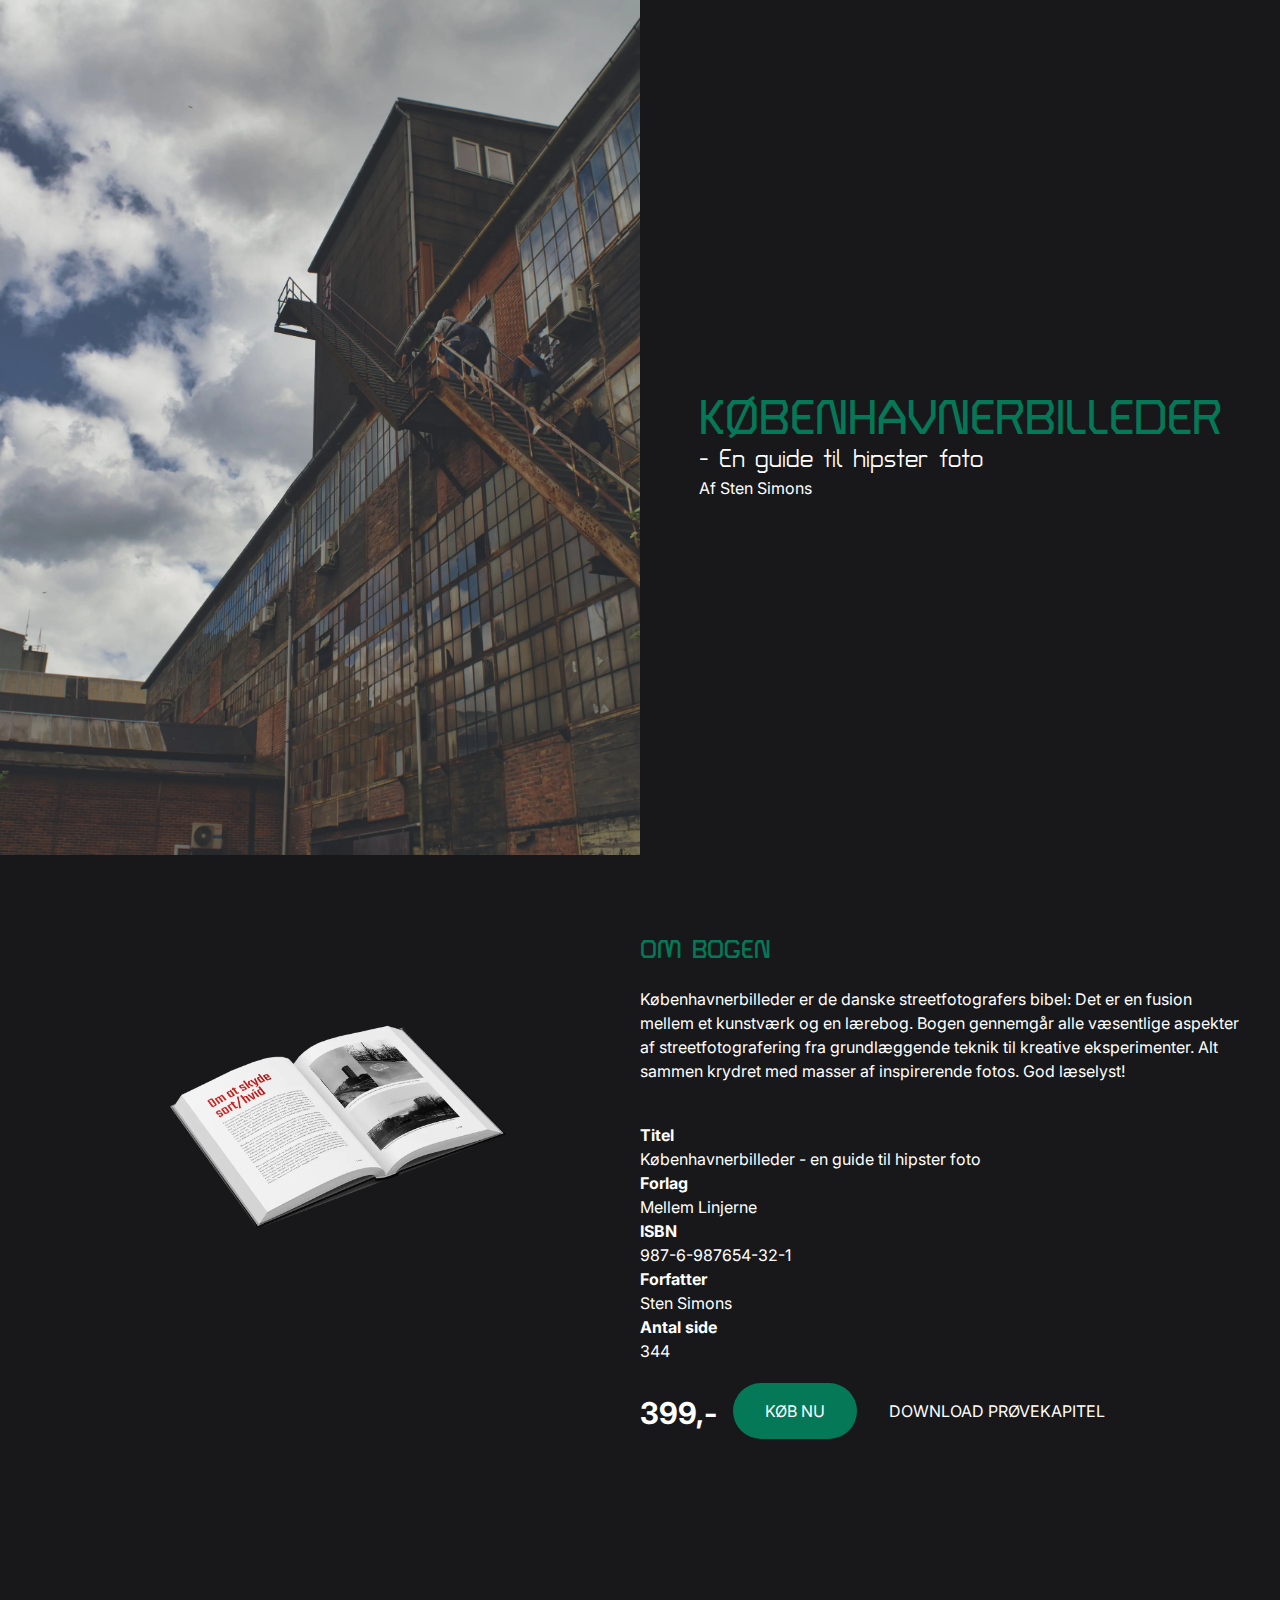
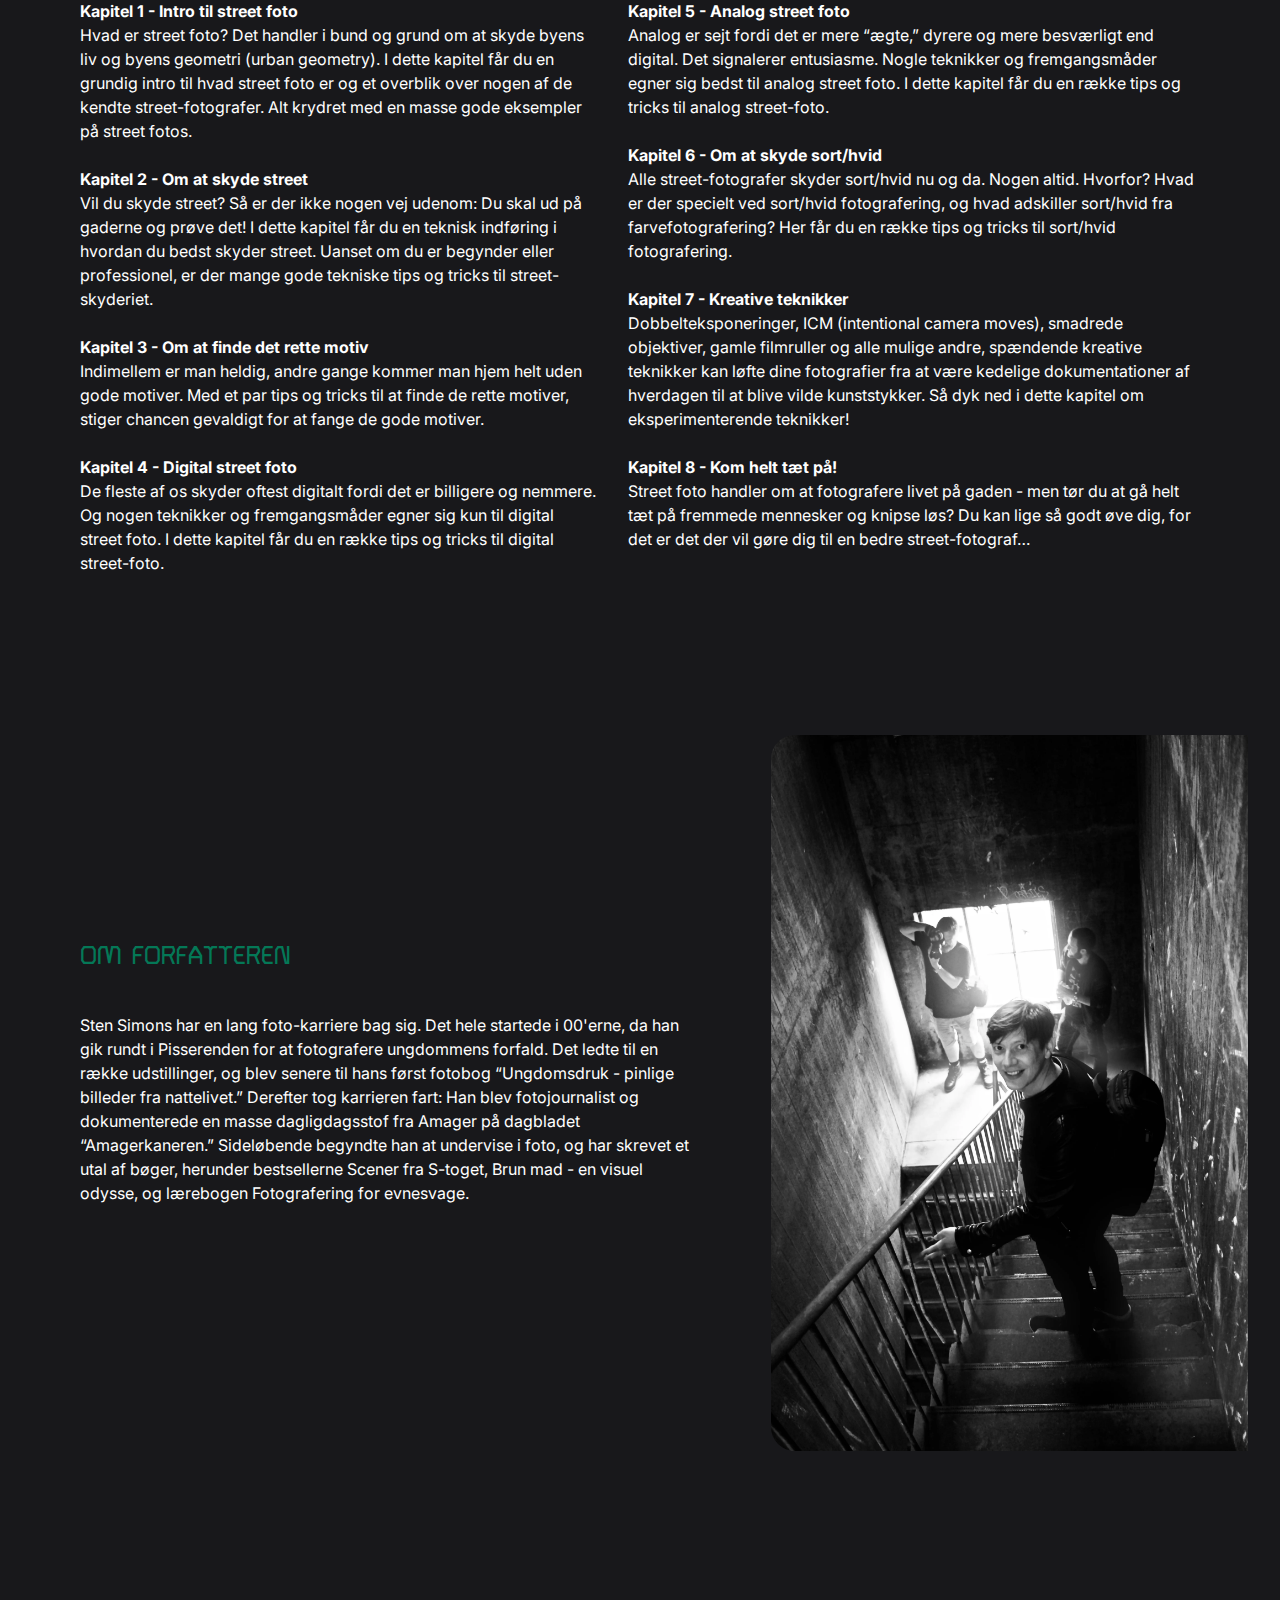
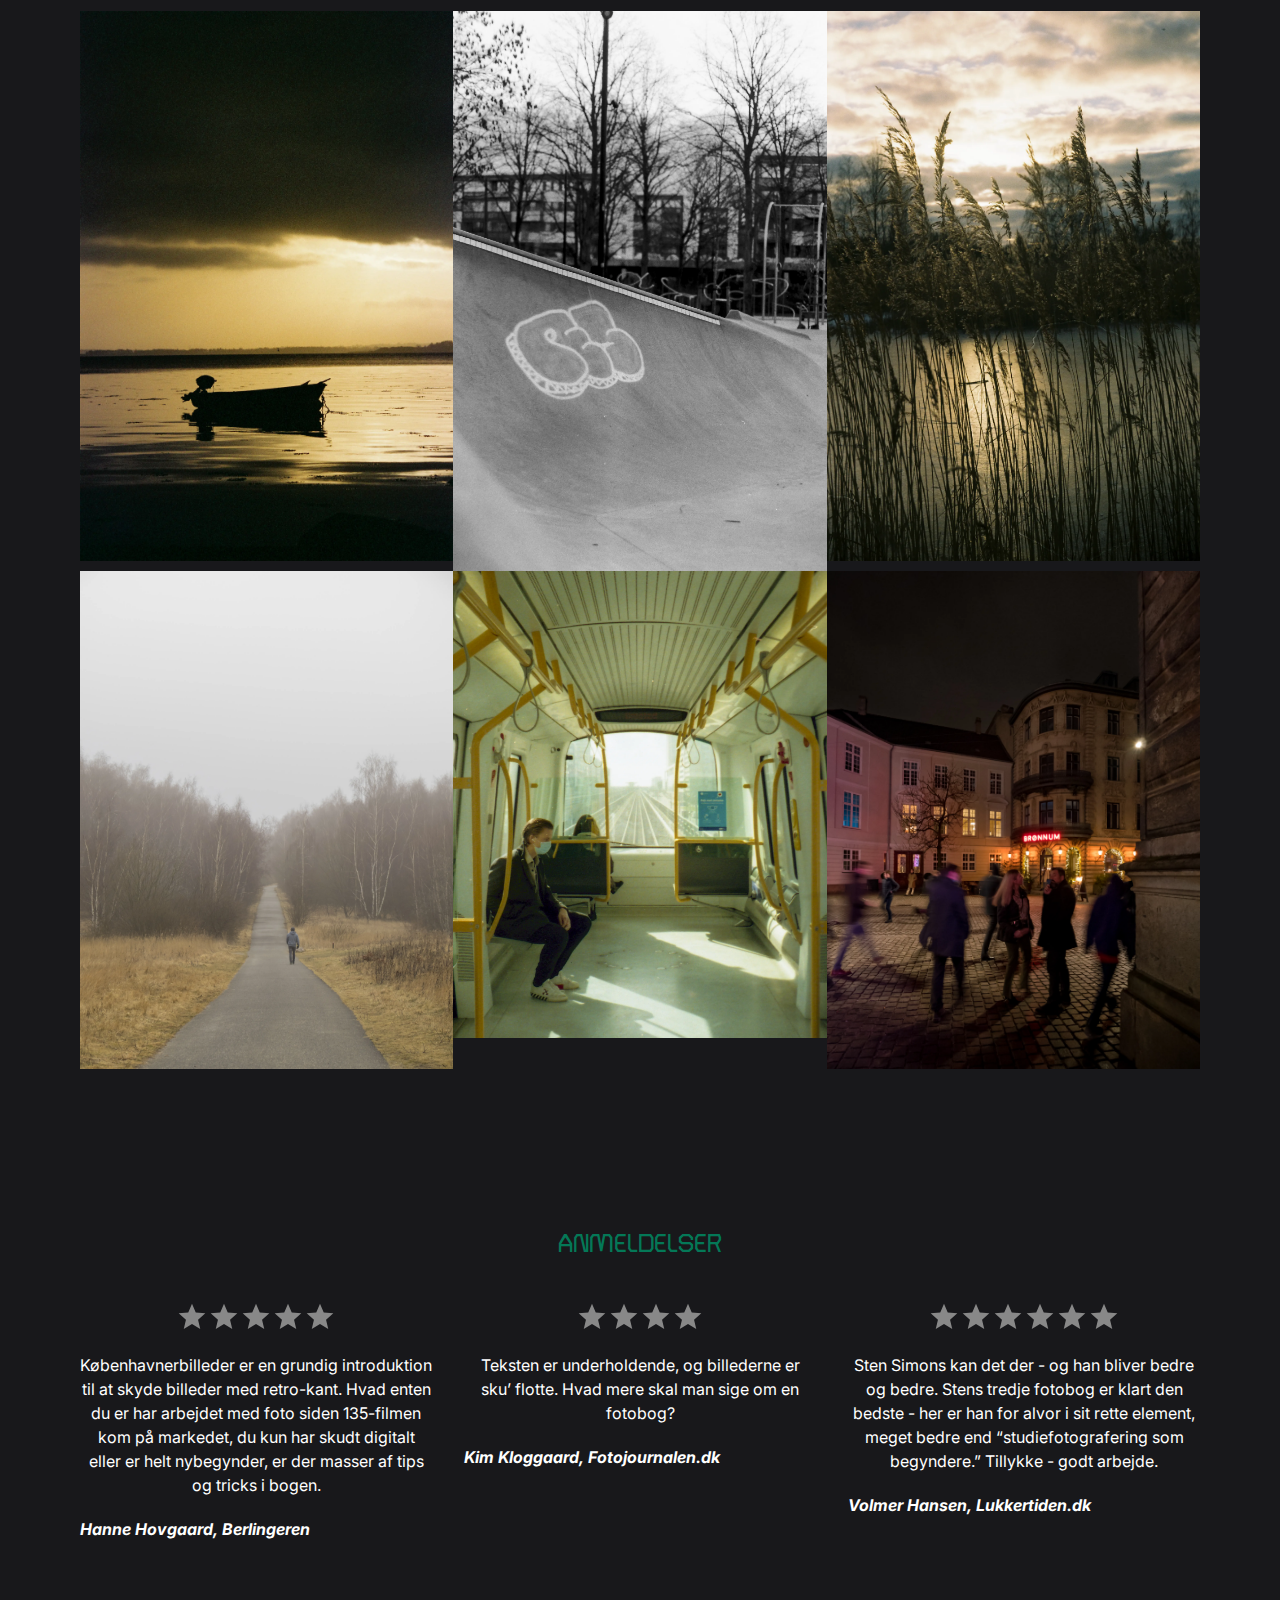
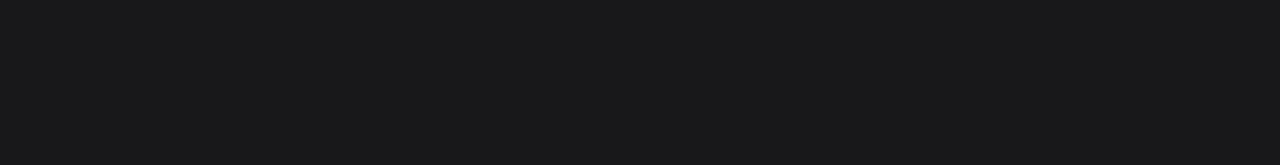
<file: index.html>
<!DOCTYPE html>
<html lang="en">
  <head>
    <meta charset="UTF-8" />
    <link rel="icon" type="image/svg+xml" href="/vite.svg" />
    <meta name="viewport" content="width=device-width, initial-scale=1.0" />
    <title>Vite App</title>
    <link rel="preconnect" href="https://fonts.googleapis.com" />
    <link rel="preconnect" href="https://fonts.gstatic.com" crossorigin />
    <link
      href="https://fonts.googleapis.com/css2?family=Inter:wght@100;200;300;400;500;600;700;800;900&display=swap"
      rel="stylesheet"
    />
    <link rel="preconnect" href="https://fonts.googleapis.com" />
    <link rel="preconnect" href="https://fonts.gstatic.com" crossorigin />
    <link
      href="https://fonts.googleapis.com/css2?family=Turret+Road:wght@800&display=swap"
      rel="stylesheet"
    />
    <script type="module" crossorigin src="./assets/main.ae54f498.js"></script>
    <link rel="stylesheet" href="./assets/index.1801f47c.css">
  </head>
  <body class="bg-background text-tekst">
    <section class="md:mb-10 md:grid md:grid-cols-2 md:place-items-center">
      <div class="text-center">
        <img class="mb-10" src="img/splash.webp" alt="" />
      </div>
      <div class="p-8">
        <h1 class="text-4xl font-bold text-overskrift md:text-5xl">
          KØBENHAVNERBILLEDER
        </h1>
        <h2 class="text-2xl font-medium">- En guide til hipster foto</h2>
        <h3>Af Sten Simons</h3>
      </div>
    </section>
    <section class="m-8 mb-20 md:mb-40 md:grid md:grid-cols-2">
      <div>
        <img src="img/bog2.webp" alt="" />
      </div>
      <div>
        <h2 class="mb-5 text-2xl font-black text-overskrift">OM BOGEN</h2>
        <p class="mb-10">
          Københavnerbilleder er de danske streetfotografers bibel: Det er en
          fusion mellem et kunstværk og en lærebog. Bogen gennemgår alle
          væsentlige aspekter af streetfotografering fra grundlæggende teknik
          til kreative eksperimenter. Alt sammen krydret med masser af
          inspirerende fotos. God læselyst!
        </p>
        <div class="text-sl mb-5">
          <h3 class="font-bold">Titel</h3>
          <h4>Københavnerbilleder - en guide til hipster foto</h4>
          <h3 class="font-bold">Forlag</h3>
          <h4>Mellem Linjerne</h4>
          <h3 class="font-bold">ISBN</h3>
          <h4>987-6-987654-32-1</h4>
          <h3 class="font-bold">Forfatter</h3>
          <h4>Sten Simons</h4>
          <h3 class="font-bold">Antal side</h3>
          <h4>344</h4>
        </div>
        <div class="flex gap-4">
          <h4 class="mt-3 text-3xl font-bold">399,-</h4>
          <button class="rounded-full bg-overskrift p-4 pl-8 pr-8">
            KØB NU
          </button>
          <button class="rounded-full p-4">DOWNLOAD PRØVEKAPITEL</button>
        </div>
      </div>
    </section>

    <section class="m-8 gap-8 md:m-20 md:flex md:justify-start">
      <div>
        <h3 class="font-bold">Kapitel 1 - Intro til street foto</h3>
        <p>
          Hvad er street foto? Det handler i bund og grund om at skyde byens liv
          og byens geometri (urban geometry). I dette kapitel får du en grundig
          intro til hvad street foto er og et overblik over nogen af de kendte
          street-fotografer. Alt krydret med en masse gode eksempler på street
          fotos.
        </p>
        <h3 class="mt-6 font-bold">Kapitel 2 - Om at skyde street</h3>
        <p>
          Vil du skyde street? Så er der ikke nogen vej udenom: Du skal ud på
          gaderne og prøve det! I dette kapitel får du en teknisk indføring i
          hvordan du bedst skyder street. Uanset om du er begynder eller
          professionel, er der mange gode tekniske tips og tricks til
          street-skyderiet.
        </p>
        <h3 class="mt-6 font-bold">Kapitel 3 - Om at finde det rette motiv</h3>
        <p>
          Indimellem er man heldig, andre gange kommer man hjem helt uden gode
          motiver. Med et par tips og tricks til at finde de rette motiver,
          stiger chancen gevaldigt for at fange de gode motiver.
        </p>
        <h3 class="mt-6 font-bold">Kapitel 4 - Digital street foto</h3>
        <p>
          De fleste af os skyder oftest digitalt fordi det er billigere og
          nemmere. Og nogen teknikker og fremgangsmåder egner sig kun til
          digital street foto. I dette kapitel får du en række tips og tricks
          til digital street-foto.
        </p>
      </div>
      <div>
        <h3 class="font-bold">Kapitel 5 - Analog street foto</h3>
        <p>
          Analog er sejt fordi det er mere “ægte,” dyrere og mere besværligt end
          digital. Det signalerer entusiasme. Nogle teknikker og fremgangsmåder
          egner sig bedst til analog street foto. I dette kapitel får du en
          række tips og tricks til analog street-foto.
        </p>
        <h3 class="mt-6 font-bold">Kapitel 6 - Om at skyde sort/hvid</h3>
        <p>
          Alle street-fotografer skyder sort/hvid nu og da. Nogen altid.
          Hvorfor? Hvad er der specielt ved sort/hvid fotografering, og hvad
          adskiller sort/hvid fra farvefotografering? Her får du en række tips
          og tricks til sort/hvid fotografering.
        </p>
        <h3 class="mt-6 font-bold">Kapitel 7 - Kreative teknikker</h3>
        <p>
          Dobbelteksponeringer, ICM (intentional camera moves), smadrede
          objektiver, gamle filmruller og alle mulige andre, spændende kreative
          teknikker kan løfte dine fotografier fra at være kedelige
          dokumentationer af hverdagen til at blive vilde kunststykker. Så dyk
          ned i dette kapitel om eksperimenterende teknikker!
        </p>
        <h3 class="mt-6 font-bold">Kapitel 8 - Kom helt tæt på!</h3>
        <p>
          Street foto handler om at fotografere livet på gaden - men tør du at
          gå helt tæt på fremmede mennesker og knipse løs? Du kan lige så godt
          øve dig, for det er det der vil gøre dig til en bedre street-fotograf…
        </p>
      </div>
    </section>

    <section class="m-8 mt-40 gap-20 md:ml-20 md:flex md:place-items-center">
      <div class="">
        <h2 class="mb-10 text-2xl font-bold text-overskrift">OM FORFATTEREN</h2>
        <p class="mb-10">
          Sten Simons har en lang foto-karriere bag sig. Det hele startede i
          00'erne, da han gik rundt i Pisserenden for at fotografere ungdommens
          forfald. Det ledte til en række udstillinger, og blev senere til hans
          først fotobog “Ungdomsdruk - pinlige billeder fra nattelivet.”
          Derefter tog karrieren fart: Han blev fotojournalist og dokumenterede
          en masse dagligdagsstof fra Amager på dagbladet “Amagerkaneren.”
          Sideløbende begyndte han at undervise i foto, og har skrevet et utal
          af bøger, herunder bestsellerne Scener fra S-toget, Brun mad - en
          visuel odysse, og lærebogen Fotografering for evnesvage.
        </p>
      </div>
      <div>
        <img class="rounded-l-3xl" src="img/sten_simons.webp" alt="" />
      </div>
    </section>

    <section
      class="m-8 grid grid-cols-2 md:m-20 md:mt-40 md:grid md:grid-cols-3"
    >
      <img src="img/foraar-med-et-agfa-lebox-2-20.webp" alt="" />
      <img src="img/nikkormat-ft2-remiseparken-7.webp" alt="" />
      <img src="img/vinter-2021-med-lomo-smena-17.webp" alt="" />
      <img src="img/tyk-taage-i-orestad.webp" alt="" />
      <img
        src="img/orestad-til-islands-brygge-pentax-auto-110-16.webp"
        alt=""
      />
      <img src="img/kbh-by-night-3.webp" alt="" />
    </section>

    <section class="m-8 md:m-20 md:mb-40 md:mt-40">
      <h2 class="mt-28 mb-10 text-center text-2xl font-bold text-overskrift">
        ANMELDELSER
      </h2>
      <div class="gap-8 md:grid md:grid-cols-3">
        <div>
          <div class="flex justify-center">
            <svg width="32" height="32" viewBox="0 0 24 24">
              <path
                fill="#888888"
                d="M12 17.27L18.18 21l-1.64-7.03L22 9.24l-7.19-.61L12 2L9.19 8.63L2 9.24l5.46 4.73L5.82 21L12 17.27z"
              />
            </svg>
            <svg width="32" height="32" viewBox="0 0 24 24">
              <path
                fill="#888888"
                d="M12 17.27L18.18 21l-1.64-7.03L22 9.24l-7.19-.61L12 2L9.19 8.63L2 9.24l5.46 4.73L5.82 21L12 17.27z"
              />
            </svg>
            <svg width="32" height="32" viewBox="0 0 24 24">
              <path
                fill="#888888"
                d="M12 17.27L18.18 21l-1.64-7.03L22 9.24l-7.19-.61L12 2L9.19 8.63L2 9.24l5.46 4.73L5.82 21L12 17.27z"
              />
            </svg>
            <svg width="32" height="32" viewBox="0 0 24 24">
              <path
                fill="#888888"
                d="M12 17.27L18.18 21l-1.64-7.03L22 9.24l-7.19-.61L12 2L9.19 8.63L2 9.24l5.46 4.73L5.82 21L12 17.27z"
              />
            </svg>
            <svg width="32" height="32" viewBox="0 0 24 24">
              <path
                fill="#888888"
                d="M12 17.27L18.18 21l-1.64-7.03L22 9.24l-7.19-.61L12 2L9.19 8.63L2 9.24l5.46 4.73L5.82 21L12 17.27z"
              />
            </svg>
          </div>
          <p class="mt-5 text-center">
            Københavnerbilleder er en grundig introduktion til at skyde billeder
            med retro-kant. Hvad enten du er har arbejdet med foto siden
            135-filmen kom på markedet, du kun har skudt digitalt eller er helt
            nybegynder, er der masser af tips og tricks i bogen.
          </p>
          <h4 class="mt-5 mb-16 font-bold italic">
            Hanne Hovgaard, Berlingeren
          </h4>
        </div>
        <div>
          <div class="flex justify-center">
            <svg width="32" height="32" viewBox="0 0 24 24">
              <path
                fill="#888888"
                d="M12 17.27L18.18 21l-1.64-7.03L22 9.24l-7.19-.61L12 2L9.19 8.63L2 9.24l5.46 4.73L5.82 21L12 17.27z"
              />
            </svg>
            <svg width="32" height="32" viewBox="0 0 24 24">
              <path
                fill="#888888"
                d="M12 17.27L18.18 21l-1.64-7.03L22 9.24l-7.19-.61L12 2L9.19 8.63L2 9.24l5.46 4.73L5.82 21L12 17.27z"
              />
            </svg>
            <svg width="32" height="32" viewBox="0 0 24 24">
              <path
                fill="#888888"
                d="M12 17.27L18.18 21l-1.64-7.03L22 9.24l-7.19-.61L12 2L9.19 8.63L2 9.24l5.46 4.73L5.82 21L12 17.27z"
              />
            </svg>
            <svg width="32" height="32" viewBox="0 0 24 24">
              <path
                fill="#888888"
                d="M12 17.27L18.18 21l-1.64-7.03L22 9.24l-7.19-.61L12 2L9.19 8.63L2 9.24l5.46 4.73L5.82 21L12 17.27z"
              />
            </svg>
          </div>
          <p class="mt-5 text-center">
            Teksten er underholdende, og billederne er sku’ flotte. Hvad mere
            skal man sige om en fotobog?
          </p>
          <h4 class="mt-5 mb-16 font-bold italic">
            Kim Kloggaard, Fotojournalen.dk
          </h4>
        </div>
        <div>
          <div class="flex justify-center">
            <svg width="32" height="32" viewBox="0 0 24 24">
              <path
                fill="#888888"
                d="M12 17.27L18.18 21l-1.64-7.03L22 9.24l-7.19-.61L12 2L9.19 8.63L2 9.24l5.46 4.73L5.82 21L12 17.27z"
              />
            </svg>
            <svg width="32" height="32" viewBox="0 0 24 24">
              <path
                fill="#888888"
                d="M12 17.27L18.18 21l-1.64-7.03L22 9.24l-7.19-.61L12 2L9.19 8.63L2 9.24l5.46 4.73L5.82 21L12 17.27z"
              />
            </svg>
            <svg width="32" height="32" viewBox="0 0 24 24">
              <path
                fill="#888888"
                d="M12 17.27L18.18 21l-1.64-7.03L22 9.24l-7.19-.61L12 2L9.19 8.63L2 9.24l5.46 4.73L5.82 21L12 17.27z"
              />
            </svg>
            <svg width="32" height="32" viewBox="0 0 24 24">
              <path
                fill="#888888"
                d="M12 17.27L18.18 21l-1.64-7.03L22 9.24l-7.19-.61L12 2L9.19 8.63L2 9.24l5.46 4.73L5.82 21L12 17.27z"
              />
            </svg>
            <svg width="32" height="32" viewBox="0 0 24 24">
              <path
                fill="#888888"
                d="M12 17.27L18.18 21l-1.64-7.03L22 9.24l-7.19-.61L12 2L9.19 8.63L2 9.24l5.46 4.73L5.82 21L12 17.27z"
              />
            </svg>
            <svg width="32" height="32" viewBox="0 0 24 24">
              <path
                fill="#888888"
                d="M12 17.27L18.18 21l-1.64-7.03L22 9.24l-7.19-.61L12 2L9.19 8.63L2 9.24l5.46 4.73L5.82 21L12 17.27z"
              />
            </svg>
          </div>
          <p class="mt-5 text-center">
            Sten Simons kan det der - og han bliver bedre og bedre. Stens tredje
            fotobog er klart den bedste - her er han for alvor i sit rette
            element, meget bedre end “studiefotografering som begyndere.”
            Tillykke - godt arbejde.
          </p>
          <h4 class="mt-5 mb-10 font-bold italic">
            Volmer Hansen, Lukkertiden.dk
          </h4>
        </div>
      </div>
    </section>
    
  </body>
</html>
</file>
<file: assets/index.1801f47c.css>
*,:before,:after{box-sizing:border-box;border-width:0;border-style:solid;border-color:currentColor}:before,:after{--tw-content: ""}html{line-height:1.5;-webkit-text-size-adjust:100%;-moz-tab-size:4;-o-tab-size:4;tab-size:4;font-family:ui-sans-serif,system-ui,-apple-system,BlinkMacSystemFont,Segoe UI,Roboto,Helvetica Neue,Arial,Noto Sans,sans-serif,"Apple Color Emoji","Segoe UI Emoji",Segoe UI Symbol,"Noto Color Emoji"}body{margin:0;line-height:inherit}hr{height:0;color:inherit;border-top-width:1px}abbr:where([title]){-webkit-text-decoration:underline dotted;text-decoration:underline dotted}h1,h2,h3,h4,h5,h6{font-size:inherit;font-weight:inherit}a{color:inherit;text-decoration:inherit}b,strong{font-weight:bolder}code,kbd,samp,pre{font-family:ui-monospace,SFMono-Regular,Menlo,Monaco,Consolas,Liberation Mono,Courier New,monospace;font-size:1em}small{font-size:80%}sub,sup{font-size:75%;line-height:0;position:relative;vertical-align:baseline}sub{bottom:-.25em}sup{top:-.5em}table{text-indent:0;border-color:inherit;border-collapse:collapse}button,input,optgroup,select,textarea{font-family:inherit;font-size:100%;font-weight:inherit;line-height:inherit;color:inherit;margin:0;padding:0}button,select{text-transform:none}button,[type=button],[type=reset],[type=submit]{-webkit-appearance:button;background-color:transparent;background-image:none}:-moz-focusring{outline:auto}:-moz-ui-invalid{box-shadow:none}progress{vertical-align:baseline}::-webkit-inner-spin-button,::-webkit-outer-spin-button{height:auto}[type=search]{-webkit-appearance:textfield;outline-offset:-2px}::-webkit-search-decoration{-webkit-appearance:none}::-webkit-file-upload-button{-webkit-appearance:button;font:inherit}summary{display:list-item}blockquote,dl,dd,h1,h2,h3,h4,h5,h6,hr,figure,p,pre{margin:0}fieldset{margin:0;padding:0}legend{padding:0}ol,ul,menu{list-style:none;margin:0;padding:0}textarea{resize:vertical}input::-moz-placeholder,textarea::-moz-placeholder{opacity:1;color:#9ca3af}input::placeholder,textarea::placeholder{opacity:1;color:#9ca3af}button,[role=button]{cursor:pointer}:disabled{cursor:default}img,svg,video,canvas,audio,iframe,embed,object{display:block;vertical-align:middle}img,video{max-width:100%;height:auto}[type=text],[type=email],[type=url],[type=password],[type=number],[type=date],[type=datetime-local],[type=month],[type=search],[type=tel],[type=time],[type=week],[multiple],textarea,select{-webkit-appearance:none;-moz-appearance:none;appearance:none;background-color:#fff;border-color:#6b7280;border-width:1px;border-radius:0;padding:.5rem .75rem;font-size:1rem;line-height:1.5rem;--tw-shadow: 0 0 #0000}[type=text]:focus,[type=email]:focus,[type=url]:focus,[type=password]:focus,[type=number]:focus,[type=date]:focus,[type=datetime-local]:focus,[type=month]:focus,[type=search]:focus,[type=tel]:focus,[type=time]:focus,[type=week]:focus,[multiple]:focus,textarea:focus,select:focus{outline:2px solid transparent;outline-offset:2px;--tw-ring-inset: var(--tw-empty, );--tw-ring-offset-width: 0px;--tw-ring-offset-color: #fff;--tw-ring-color: #2563eb;--tw-ring-offset-shadow: var(--tw-ring-inset) 0 0 0 var(--tw-ring-offset-width) var(--tw-ring-offset-color);--tw-ring-shadow: var(--tw-ring-inset) 0 0 0 calc(1px + var(--tw-ring-offset-width)) var(--tw-ring-color);box-shadow:var(--tw-ring-offset-shadow),var(--tw-ring-shadow),var(--tw-shadow);border-color:#2563eb}input::-moz-placeholder,textarea::-moz-placeholder{color:#6b7280;opacity:1}input::placeholder,textarea::placeholder{color:#6b7280;opacity:1}::-webkit-datetime-edit-fields-wrapper{padding:0}::-webkit-date-and-time-value{min-height:1.5em}::-webkit-datetime-edit,::-webkit-datetime-edit-year-field,::-webkit-datetime-edit-month-field,::-webkit-datetime-edit-day-field,::-webkit-datetime-edit-hour-field,::-webkit-datetime-edit-minute-field,::-webkit-datetime-edit-second-field,::-webkit-datetime-edit-millisecond-field,::-webkit-datetime-edit-meridiem-field{padding-top:0;padding-bottom:0}select{background-image:url("data:image/svg+xml,%3csvg xmlns='http://www.w3.org/2000/svg' fill='none' viewBox='0 0 20 20'%3e%3cpath stroke='%236b7280' stroke-linecap='round' stroke-linejoin='round' stroke-width='1.5' d='M6 8l4 4 4-4'/%3e%3c/svg%3e");background-position:right .5rem center;background-repeat:no-repeat;background-size:1.5em 1.5em;padding-right:2.5rem;-webkit-print-color-adjust:exact;color-adjust:exact;print-color-adjust:exact}[multiple]{background-image:initial;background-position:initial;background-repeat:unset;background-size:initial;padding-right:.75rem;-webkit-print-color-adjust:unset;color-adjust:unset;print-color-adjust:unset}[type=checkbox],[type=radio]{-webkit-appearance:none;-moz-appearance:none;appearance:none;padding:0;-webkit-print-color-adjust:exact;color-adjust:exact;print-color-adjust:exact;display:inline-block;vertical-align:middle;background-origin:border-box;-webkit-user-select:none;-moz-user-select:none;user-select:none;flex-shrink:0;height:1rem;width:1rem;color:#2563eb;background-color:#fff;border-color:#6b7280;border-width:1px;--tw-shadow: 0 0 #0000}[type=checkbox]{border-radius:0}[type=radio]{border-radius:100%}[type=checkbox]:focus,[type=radio]:focus{outline:2px solid transparent;outline-offset:2px;--tw-ring-inset: var(--tw-empty, );--tw-ring-offset-width: 2px;--tw-ring-offset-color: #fff;--tw-ring-color: #2563eb;--tw-ring-offset-shadow: var(--tw-ring-inset) 0 0 0 var(--tw-ring-offset-width) var(--tw-ring-offset-color);--tw-ring-shadow: var(--tw-ring-inset) 0 0 0 calc(2px + var(--tw-ring-offset-width)) var(--tw-ring-color);box-shadow:var(--tw-ring-offset-shadow),var(--tw-ring-shadow),var(--tw-shadow)}[type=checkbox]:checked,[type=radio]:checked{border-color:transparent;background-color:currentColor;background-size:100% 100%;background-position:center;background-repeat:no-repeat}[type=checkbox]:checked{background-image:url("data:image/svg+xml,%3csvg viewBox='0 0 16 16' fill='white' xmlns='http://www.w3.org/2000/svg'%3e%3cpath d='M12.207 4.793a1 1 0 010 1.414l-5 5a1 1 0 01-1.414 0l-2-2a1 1 0 011.414-1.414L6.5 9.086l4.293-4.293a1 1 0 011.414 0z'/%3e%3c/svg%3e")}[type=radio]:checked{background-image:url("data:image/svg+xml,%3csvg viewBox='0 0 16 16' fill='white' xmlns='http://www.w3.org/2000/svg'%3e%3ccircle cx='8' cy='8' r='3'/%3e%3c/svg%3e")}[type=checkbox]:checked:hover,[type=checkbox]:checked:focus,[type=radio]:checked:hover,[type=radio]:checked:focus{border-color:transparent;background-color:currentColor}[type=checkbox]:indeterminate{background-image:url("data:image/svg+xml,%3csvg xmlns='http://www.w3.org/2000/svg' fill='none' viewBox='0 0 16 16'%3e%3cpath stroke='white' stroke-linecap='round' stroke-linejoin='round' stroke-width='2' d='M4 8h8'/%3e%3c/svg%3e");border-color:transparent;background-color:currentColor;background-size:100% 100%;background-position:center;background-repeat:no-repeat}[type=checkbox]:indeterminate:hover,[type=checkbox]:indeterminate:focus{border-color:transparent;background-color:currentColor}[type=file]{background:unset;border-color:inherit;border-width:0;border-radius:0;padding:0;font-size:unset;line-height:inherit}[type=file]:focus{outline:1px solid ButtonText;outline:1px auto -webkit-focus-ring-color}body{font-family:Inter,sans-serif}h1,h2{font-family:Turret Road,cursive}*,:before,:after{--tw-border-spacing-x: 0;--tw-border-spacing-y: 0;--tw-translate-x: 0;--tw-translate-y: 0;--tw-rotate: 0;--tw-skew-x: 0;--tw-skew-y: 0;--tw-scale-x: 1;--tw-scale-y: 1;--tw-pan-x: ;--tw-pan-y: ;--tw-pinch-zoom: ;--tw-scroll-snap-strictness: proximity;--tw-ordinal: ;--tw-slashed-zero: ;--tw-numeric-figure: ;--tw-numeric-spacing: ;--tw-numeric-fraction: ;--tw-ring-inset: ;--tw-ring-offset-width: 0px;--tw-ring-offset-color: #fff;--tw-ring-color: rgb(59 130 246 / .5);--tw-ring-offset-shadow: 0 0 #0000;--tw-ring-shadow: 0 0 #0000;--tw-shadow: 0 0 #0000;--tw-shadow-colored: 0 0 #0000;--tw-blur: ;--tw-brightness: ;--tw-contrast: ;--tw-grayscale: ;--tw-hue-rotate: ;--tw-invert: ;--tw-saturate: ;--tw-sepia: ;--tw-drop-shadow: ;--tw-backdrop-blur: ;--tw-backdrop-brightness: ;--tw-backdrop-contrast: ;--tw-backdrop-grayscale: ;--tw-backdrop-hue-rotate: ;--tw-backdrop-invert: ;--tw-backdrop-opacity: ;--tw-backdrop-saturate: ;--tw-backdrop-sepia: }::-webkit-backdrop{--tw-border-spacing-x: 0;--tw-border-spacing-y: 0;--tw-translate-x: 0;--tw-translate-y: 0;--tw-rotate: 0;--tw-skew-x: 0;--tw-skew-y: 0;--tw-scale-x: 1;--tw-scale-y: 1;--tw-pan-x: ;--tw-pan-y: ;--tw-pinch-zoom: ;--tw-scroll-snap-strictness: proximity;--tw-ordinal: ;--tw-slashed-zero: ;--tw-numeric-figure: ;--tw-numeric-spacing: ;--tw-numeric-fraction: ;--tw-ring-inset: ;--tw-ring-offset-width: 0px;--tw-ring-offset-color: #fff;--tw-ring-color: rgb(59 130 246 / .5);--tw-ring-offset-shadow: 0 0 #0000;--tw-ring-shadow: 0 0 #0000;--tw-shadow: 0 0 #0000;--tw-shadow-colored: 0 0 #0000;--tw-blur: ;--tw-brightness: ;--tw-contrast: ;--tw-grayscale: ;--tw-hue-rotate: ;--tw-invert: ;--tw-saturate: ;--tw-sepia: ;--tw-drop-shadow: ;--tw-backdrop-blur: ;--tw-backdrop-brightness: ;--tw-backdrop-contrast: ;--tw-backdrop-grayscale: ;--tw-backdrop-hue-rotate: ;--tw-backdrop-invert: ;--tw-backdrop-opacity: ;--tw-backdrop-saturate: ;--tw-backdrop-sepia: }::backdrop{--tw-border-spacing-x: 0;--tw-border-spacing-y: 0;--tw-translate-x: 0;--tw-translate-y: 0;--tw-rotate: 0;--tw-skew-x: 0;--tw-skew-y: 0;--tw-scale-x: 1;--tw-scale-y: 1;--tw-pan-x: ;--tw-pan-y: ;--tw-pinch-zoom: ;--tw-scroll-snap-strictness: proximity;--tw-ordinal: ;--tw-slashed-zero: ;--tw-numeric-figure: ;--tw-numeric-spacing: ;--tw-numeric-fraction: ;--tw-ring-inset: ;--tw-ring-offset-width: 0px;--tw-ring-offset-color: #fff;--tw-ring-color: rgb(59 130 246 / .5);--tw-ring-offset-shadow: 0 0 #0000;--tw-ring-shadow: 0 0 #0000;--tw-shadow: 0 0 #0000;--tw-shadow-colored: 0 0 #0000;--tw-blur: ;--tw-brightness: ;--tw-contrast: ;--tw-grayscale: ;--tw-hue-rotate: ;--tw-invert: ;--tw-saturate: ;--tw-sepia: ;--tw-drop-shadow: ;--tw-backdrop-blur: ;--tw-backdrop-brightness: ;--tw-backdrop-contrast: ;--tw-backdrop-grayscale: ;--tw-backdrop-hue-rotate: ;--tw-backdrop-invert: ;--tw-backdrop-opacity: ;--tw-backdrop-saturate: ;--tw-backdrop-sepia: }.m-8{margin:2rem}.mb-10{margin-bottom:2.5rem}.mb-20{margin-bottom:5rem}.mb-5{margin-bottom:1.25rem}.mt-3{margin-top:.75rem}.mt-6{margin-top:1.5rem}.mt-40{margin-top:10rem}.mt-28{margin-top:7rem}.mt-5{margin-top:1.25rem}.mb-16{margin-bottom:4rem}.flex{display:flex}.grid{display:grid}.grid-cols-2{grid-template-columns:repeat(2,minmax(0,1fr))}.justify-center{justify-content:center}.gap-4{gap:1rem}.gap-8{gap:2rem}.gap-20{gap:5rem}.rounded-full{border-radius:9999px}.rounded-l-3xl{border-top-left-radius:1.5rem;border-bottom-left-radius:1.5rem}.bg-background{--tw-bg-opacity: 1;background-color:rgb(24 24 27 / var(--tw-bg-opacity))}.bg-overskrift{--tw-bg-opacity: 1;background-color:rgb(4 120 87 / var(--tw-bg-opacity))}.p-8{padding:2rem}.p-4{padding:1rem}.pl-8{padding-left:2rem}.pr-8{padding-right:2rem}.text-center{text-align:center}.text-4xl{font-size:2.25rem;line-height:2.5rem}.text-2xl{font-size:1.5rem;line-height:2rem}.text-3xl{font-size:1.875rem;line-height:2.25rem}.font-bold{font-weight:700}.font-medium{font-weight:500}.font-black{font-weight:900}.italic{font-style:italic}.text-tekst{--tw-text-opacity: 1;color:rgb(255 255 255 / var(--tw-text-opacity))}.text-overskrift{--tw-text-opacity: 1;color:rgb(4 120 87 / var(--tw-text-opacity))}.ring{--tw-ring-offset-shadow: var(--tw-ring-inset) 0 0 0 var(--tw-ring-offset-width) var(--tw-ring-offset-color);--tw-ring-shadow: var(--tw-ring-inset) 0 0 0 calc(3px + var(--tw-ring-offset-width)) var(--tw-ring-color);box-shadow:var(--tw-ring-offset-shadow),var(--tw-ring-shadow),var(--tw-shadow, 0 0 #0000)}@media (min-width: 768px){.md\:m-20{margin:5rem}.md\:mb-10{margin-bottom:2.5rem}.md\:mb-40{margin-bottom:10rem}.md\:ml-20{margin-left:5rem}.md\:mt-40{margin-top:10rem}.md\:flex{display:flex}.md\:grid{display:grid}.md\:grid-cols-2{grid-template-columns:repeat(2,minmax(0,1fr))}.md\:grid-cols-3{grid-template-columns:repeat(3,minmax(0,1fr))}.md\:place-items-center{place-items:center}.md\:justify-start{justify-content:flex-start}.md\:text-5xl{font-size:3rem;line-height:1}}
</file>
